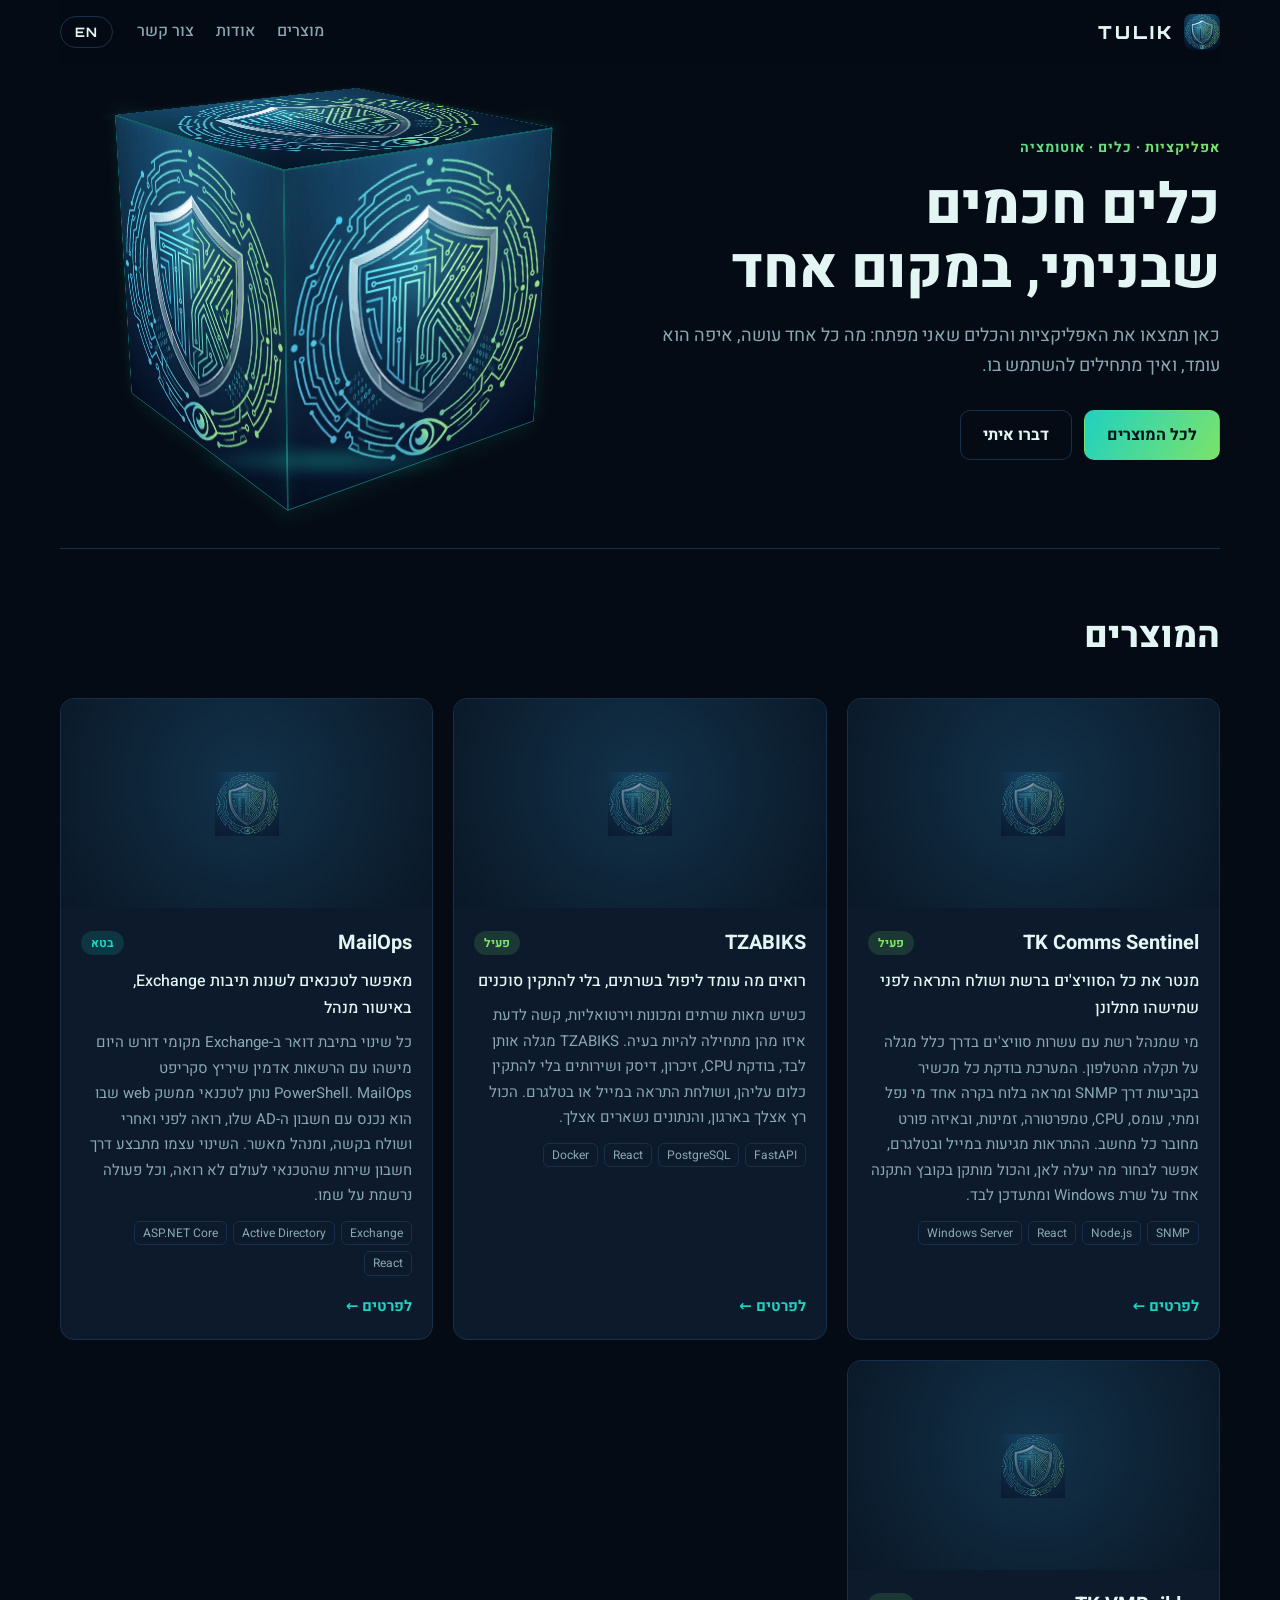
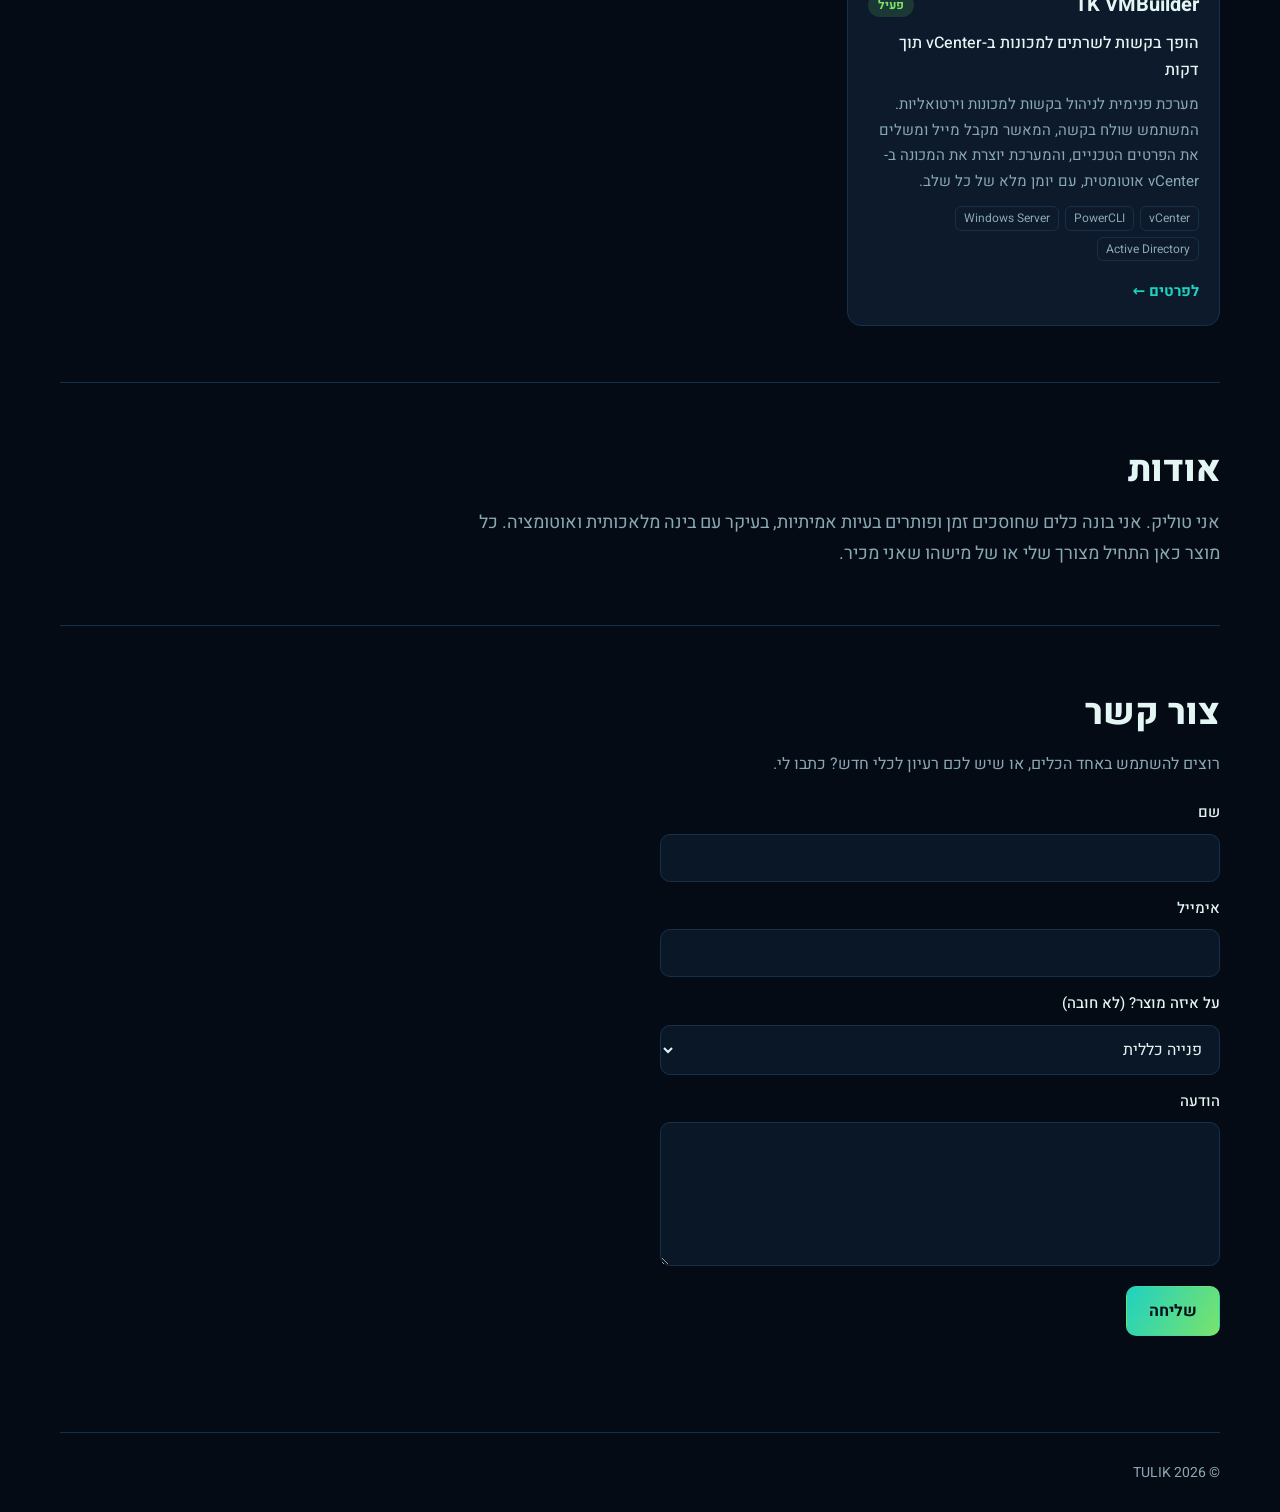
<file: index.html>
<!doctype html>
<html lang="he" dir="rtl">
<head>
<meta charset="utf-8">
<meta name="viewport" content="width=device-width,initial-scale=1,viewport-fit=cover">
<title>TULIK</title>
<meta name="description" content="TULIK: אפליקציות וכלים דיגיטליים שבניתי.">
<link rel="icon" type="image/png" href="/assets/tk-logo.png">
<link rel="preconnect" href="https://fonts.googleapis.com">
<link rel="preconnect" href="https://fonts.gstatic.com" crossorigin>
<link rel="stylesheet" href="https://fonts.googleapis.com/css2?family=Heebo:wght@400;500;700;800&family=Orbitron:wght@700;900&display=swap">
<link rel="stylesheet" href="/styles.css">
</head>
<body>

<header class="topbar">
  <a class="brand" href="#top" aria-label="TULIK">
    <img src="/assets/tk-logo.png" alt="" width="36" height="36">
    <span>TULIK</span>
  </a>
  <nav class="nav">
    <a href="#products" data-i18n="nav.products">מוצרים</a>
    <a href="#about" data-i18n="nav.about">אודות</a>
    <a href="#contact" data-i18n="nav.contact">צור קשר</a>
  </nav>
  <button class="lang" id="lang" type="button" aria-label="Switch language">EN</button>
</header>

<main id="top">
  <section class="hero">
    <div class="hero-text">
      <p class="eyebrow" data-i18n="hero.eyebrow">אפליקציות · כלים · אוטומציה</p>
      <h1 data-i18n="hero.title">כלים חכמים שבניתי, במקום אחד</h1>
      <p class="lead" data-i18n="hero.lead">כאן תמצאו את האפליקציות והכלים שאני מפתח: מה כל אחד עושה, איפה הוא עומד, ואיך מתחילים להשתמש בו.</p>
      <div class="cta-row">
        <a class="btn primary" href="#products" data-i18n="hero.cta">לכל המוצרים</a>
        <a class="btn ghost" href="#contact" data-i18n="hero.cta2">דברו איתי</a>
      </div>
    </div>
    <div class="cube-wrap">
      <div class="stage" id="stage" role="img" aria-label="TK logo">
        <div class="cube" id="cube">
          <div class="face f-front"><img src="/assets/tk-logo.png" alt="" draggable="false"></div>
          <div class="face f-back"><img src="/assets/tk-logo.png" alt="" draggable="false"></div>
          <div class="face f-right"><img src="/assets/tk-logo.png" alt="" draggable="false"></div>
          <div class="face f-left"><img src="/assets/tk-logo.png" alt="" draggable="false"></div>
          <div class="face f-top"><img src="/assets/tk-logo.png" alt="" draggable="false"></div>
          <div class="face f-bottom"><img src="/assets/tk-logo.png" alt="" draggable="false"></div>
        </div>
      </div>
      <div class="cube-glow" aria-hidden="true"></div>
    </div>
  </section>

  <section class="section" id="products">
    <div class="section-head">
      <h2 data-i18n="products.title">המוצרים</h2>
      <div class="filters" id="filters" role="tablist"></div>
    </div>
    <div class="grid" id="grid" aria-live="polite"></div>
  </section>

  <section class="section about" id="about">
    <h2 data-i18n="about.title">אודות</h2>
    <p data-i18n="about.body">אני טוליק. אני בונה כלים שחוסכים זמן ופותרים בעיות אמיתיות, בעיקר עם בינה מלאכותית ואוטומציה. כל מוצר כאן התחיל מצורך שלי או של מישהו שאני מכיר.</p>
  </section>

  <section class="section" id="contact">
    <h2 data-i18n="contact.title">צור קשר</h2>
    <p class="muted" data-i18n="contact.lead">רוצים להשתמש באחד הכלים, או שיש לכם רעיון לכלי חדש? כתבו לי.</p>
    <form class="form" id="contact-form" name="contact" method="POST">
      <p class="hp"><label>Company <input name="_honey" id="f-company" tabindex="-1" autocomplete="off"></label></p>
      <label for="f-name" data-i18n="contact.name">שם</label>
      <input id="f-name" name="name" required autocomplete="name">
      <label for="f-email" data-i18n="contact.email">אימייל</label>
      <input id="f-email" name="email" type="email" required autocomplete="email" dir="ltr">
      <label for="f-product" data-i18n="contact.product">על איזה מוצר? (לא חובה)</label>
      <select id="f-product" name="product"><option value="" data-i18n="contact.general">פנייה כללית</option></select>
      <label for="f-msg" data-i18n="contact.message">הודעה</label>
      <textarea id="f-msg" name="message" rows="5" required></textarea>
      <button class="btn primary" type="submit" data-i18n="contact.send">שליחה</button>
      <p class="form-status" id="form-status" role="status"></p>
    </form>
  </section>
</main>

<footer class="footer">
  <span>© <span id="year"></span> TULIK</span>
</footer>

<script src="/app.js"></script>
</body>
</html>
</file>
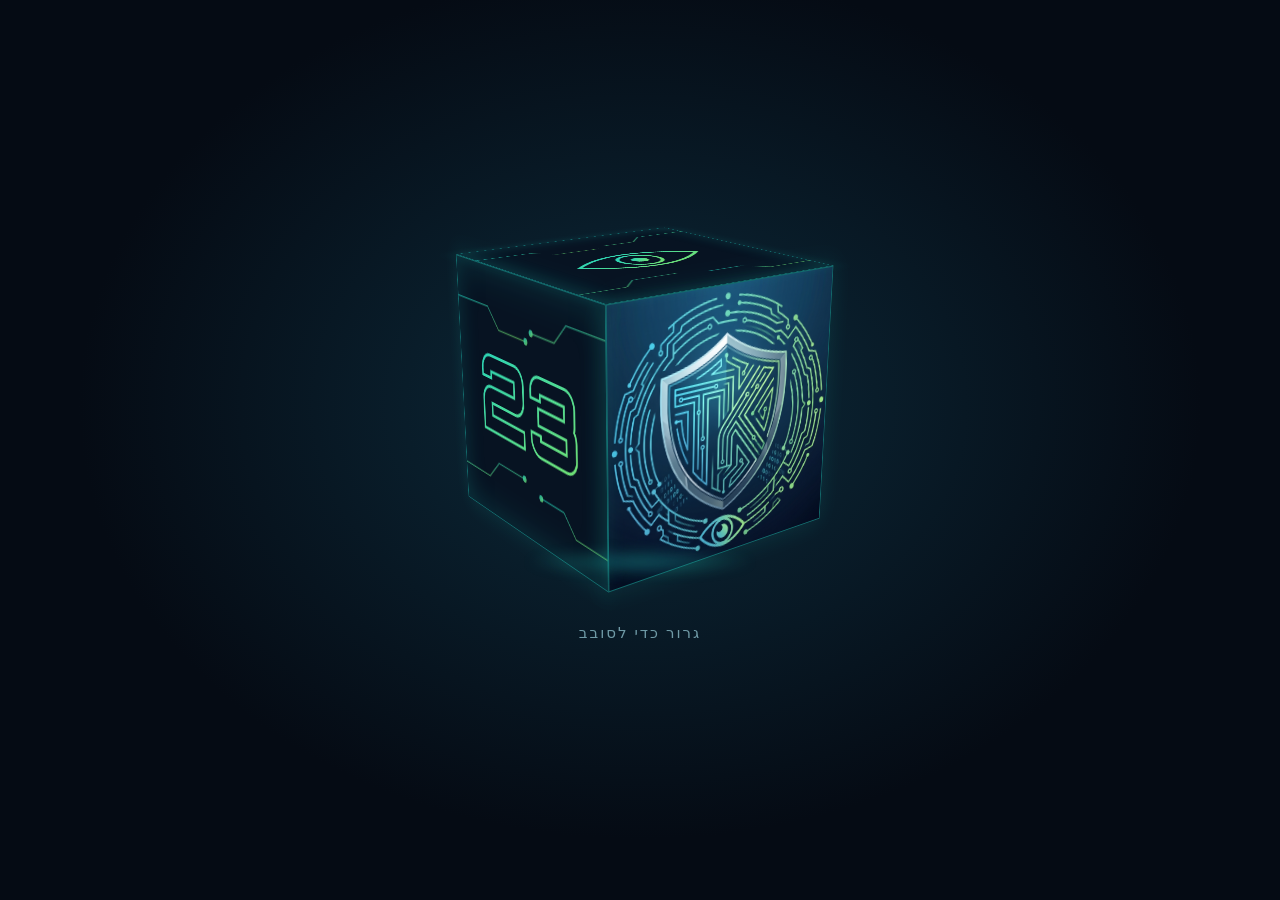
<file: logo-cube/index.html>
<!doctype html>
<html lang="he" dir="rtl">
<head>
<meta charset="utf-8">
<meta name="viewport" content="width=device-width,initial-scale=1,viewport-fit=cover">
<title>TULIK Logo Cube</title>
<style>
:root{
  --bg:#050b14;
  --ink:#d9f7f2;
  --sub:#6f9aa6;
  --teal:#1fd1c1;
  --green:#7be36a;
  --face:#071322;
  --cube:260px;
}
*{box-sizing:border-box}
html,body{margin:0;background:var(--bg);color:var(--ink);font-family:'Rajdhani',system-ui,sans-serif}
.scene{
  min-height:100vh;
  display:flex;flex-direction:column;align-items:center;justify-content:center;gap:48px;
  padding-inline:16px;padding-block:48px;
  background:radial-gradient(ellipse at 50% 45%,#0c2a3a 0%,var(--bg) 62%);
  overflow:hidden;
}
.stage{
  width:var(--cube);height:var(--cube);
  perspective:1100px;
  cursor:grab;touch-action:none;user-select:none;
}
.stage:active{cursor:grabbing}
.cube{
  position:relative;width:100%;height:100%;
  transform-style:preserve-3d;
  will-change:transform;
}
.face{
  position:absolute;inset:0;
  background:var(--face);
  border:1px solid rgba(31,209,193,.45);
  box-shadow:inset 0 0 40px rgba(31,209,193,.18),0 0 24px rgba(31,209,193,.12);
  backface-visibility:hidden;
  overflow:hidden;
}
.face img,.face svg{width:100%;height:100%;display:block}
.face img{object-fit:cover}
.f-front {transform:rotateY(0deg)   translateZ(calc(var(--cube)/2))}
.f-back  {transform:rotateY(180deg) translateZ(calc(var(--cube)/2))}
.f-right {transform:rotateY(90deg)  translateZ(calc(var(--cube)/2))}
.f-left  {transform:rotateY(-90deg) translateZ(calc(var(--cube)/2))}
.f-top   {transform:rotateX(90deg)  translateZ(calc(var(--cube)/2))}
.f-bottom{transform:rotateX(-90deg) translateZ(calc(var(--cube)/2))}
.shadow{
  width:calc(var(--cube)*.9);height:28px;margin-top:-18px;
  background:radial-gradient(ellipse,rgba(31,209,193,.35) 0%,transparent 70%);
  filter:blur(6px);
}
.hint{margin:0;color:var(--sub);font-size:15px;letter-spacing:2px;text-align:center}
@media (max-width:420px){:root{--cube:200px}}
</style>
<link rel="stylesheet" href="https://fonts.googleapis.com/css2?family=Orbitron:wght@700;900&family=Rajdhani:wght@500&display=swap">
</head>
<body>

<svg width="0" height="0" style="position:absolute" aria-hidden="true">
  <defs>
    <linearGradient id="tg" x1="0" y1="0" x2="1" y2="1">
      <stop offset="0" stop-color="#1fd1c1"/>
      <stop offset="1" stop-color="#7be36a"/>
    </linearGradient>
    <g id="traces" fill="none" stroke="url(#tg)" stroke-width="1.6" opacity=".55">
      <path d="M0 40 H60 L80 60 H130"/><path d="M0 220 H50 L70 200 H120"/>
      <path d="M260 30 H200 L180 50 H140"/><path d="M260 230 H210 L190 210 H150"/>
      <path d="M30 0 V40"/><path d="M230 260 V215"/><path d="M230 0 V30"/><path d="M30 260 V220"/>
    </g>
    <g id="pads" fill="url(#tg)" opacity=".8">
      <circle cx="130" cy="60" r="3.5"/><circle cx="120" cy="200" r="3.5"/>
      <circle cx="140" cy="50" r="3.5"/><circle cx="150" cy="210" r="3.5"/>
    </g>
  </defs>
</svg>

<main class="scene">
  <div class="stage" id="stage" aria-label="לוגו TULIK בקובייה מסתובבת" role="img">
    <div class="cube" id="cube">
      <div class="face f-front"><img src="../assets/tk-logo.png" alt="" draggable="false"></div>
      <div class="face f-back"><img src="../assets/tk-logo.png" alt="" draggable="false"></div>

      <div class="face f-right"><svg viewBox="0 0 260 260">
        <use href="#traces"/><use href="#pads"/>
        <text x="130" y="143" text-anchor="middle" font-family="Orbitron" font-weight="900" font-size="44" letter-spacing="3" fill="url(#tg)">TULIK</text>
      </svg></div>

      <div class="face f-left"><svg viewBox="0 0 260 260">
        <use href="#traces"/><use href="#pads"/>
        <text x="130" y="168" text-anchor="middle" font-family="Orbitron" font-weight="900" font-size="110" fill="none" stroke="url(#tg)" stroke-width="3">23</text>
      </svg></div>

      <div class="face f-top"><svg viewBox="0 0 260 260">
        <use href="#traces"/>
        <g fill="none" stroke="url(#tg)" stroke-width="4" stroke-linecap="round">
          <path d="M60 130 Q130 70 200 130 Q130 190 60 130Z"/>
          <circle cx="130" cy="130" r="22"/>
        </g>
        <circle cx="130" cy="130" r="9" fill="url(#tg)"/>
      </svg></div>

      <div class="face f-bottom"><svg viewBox="0 0 260 260">
        <use href="#traces"/><use href="#pads"/>
        <path d="M130 40 L205 68 V130 C205 178 172 205 130 220 C88 205 55 178 55 130 V68 Z" fill="none" stroke="url(#tg)" stroke-width="3"/>
        <text x="130" y="152" text-anchor="middle" font-family="Orbitron" font-weight="900" font-size="58" fill="url(#tg)">TK</text>
      </svg></div>
    </div>
  </div>
  <div class="shadow" aria-hidden="true"></div>
  <p class="hint">גרור כדי לסובב</p>
</main>

<script>
(() => {
  const cube = document.getElementById('cube');
  const stage = document.getElementById('stage');
  const reduce = matchMedia('(prefers-reduced-motion: reduce)').matches;
  let rx = -18, ry = 30, vx = 0, vy = reduce ? 0 : 0.35;
  const autoVy = vy;
  let dragging = false, lx = 0, ly = 0, idleSince = 0;

  const render = () => { cube.style.transform = `rotateX(${rx}deg) rotateY(${ry}deg)`; };

  stage.addEventListener('pointerdown', e => {
    dragging = true; lx = e.clientX; ly = e.clientY; vx = vy = 0;
    stage.setPointerCapture(e.pointerId);
  });
  stage.addEventListener('pointermove', e => {
    if (!dragging) return;
    const dx = e.clientX - lx, dy = e.clientY - ly;
    lx = e.clientX; ly = e.clientY;
    vy = dx * 0.4; vx = -dy * 0.4;
    ry += vy; rx += vx;
    render();
  });
  const end = () => { dragging = false; idleSince = performance.now(); };
  stage.addEventListener('pointerup', end);
  stage.addEventListener('pointercancel', end);

  const tick = (t) => {
    if (!dragging) {
      vx *= 0.95; vy *= 0.95;
      if (t - idleSince > 1200) {
        vy += (autoVy - vy) * 0.02;
        rx += (-18 - rx) * 0.02;
      }
      ry += vy; rx += vx;
      render();
    }
    requestAnimationFrame(tick);
  };
  render();
  requestAnimationFrame(tick);
})();
</script>
</body>
</html>
</file>
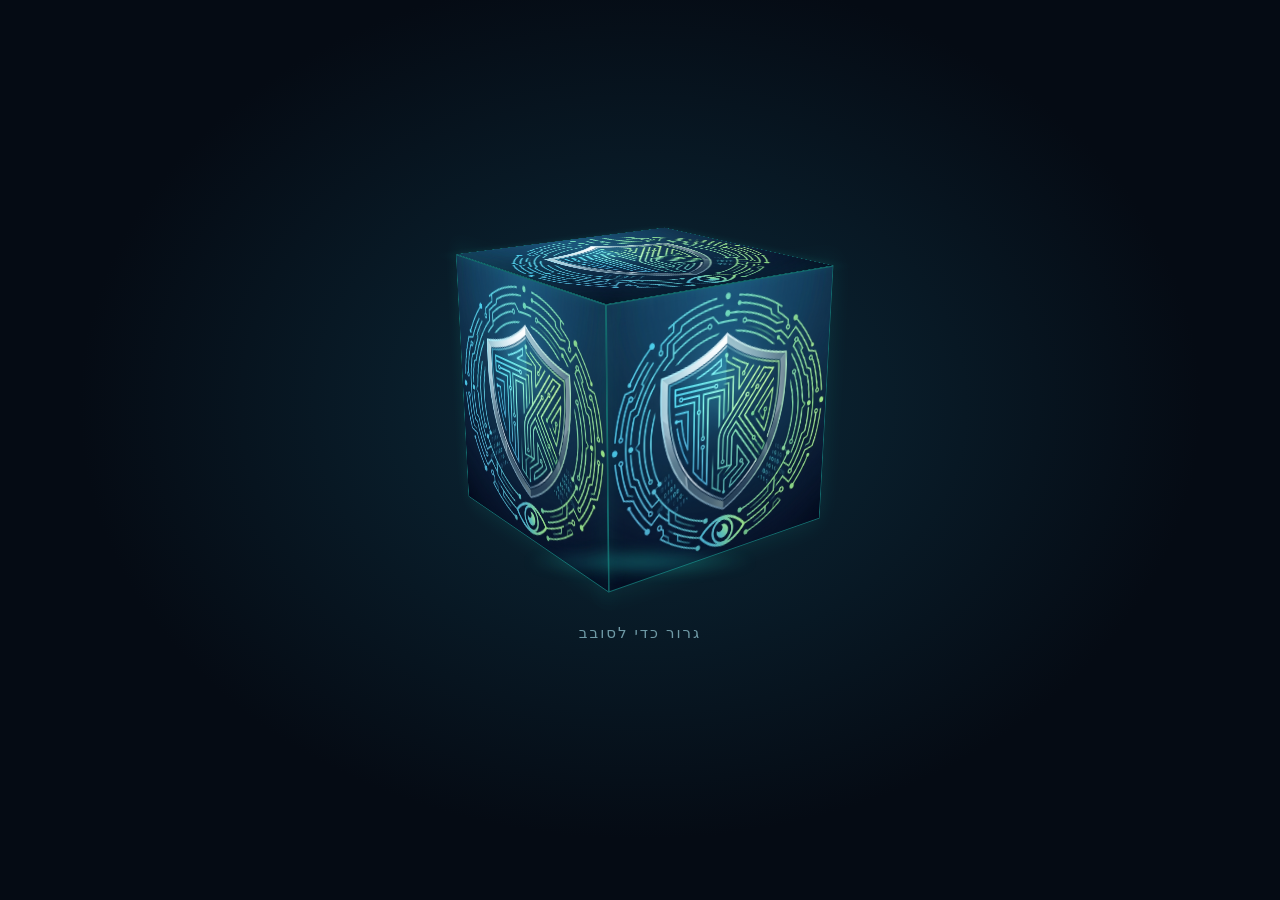
<file: logo-cube/all-logo.html>
<!doctype html>
<html lang="he" dir="rtl">
<head>
<meta charset="utf-8">
<meta name="viewport" content="width=device-width,initial-scale=1,viewport-fit=cover">
<title>TULIK Logo Cube</title>
<style>
:root{
  --bg:#050b14;
  --ink:#d9f7f2;
  --sub:#6f9aa6;
  --teal:#1fd1c1;
  --green:#7be36a;
  --face:#071322;
  --cube:260px;
}
*{box-sizing:border-box}
html,body{margin:0;background:var(--bg);color:var(--ink);font-family:'Rajdhani',system-ui,sans-serif}
.scene{
  min-height:100vh;
  display:flex;flex-direction:column;align-items:center;justify-content:center;gap:48px;
  padding-inline:16px;padding-block:48px;
  background:radial-gradient(ellipse at 50% 45%,#0c2a3a 0%,var(--bg) 62%);
  overflow:hidden;
}
.stage{
  width:var(--cube);height:var(--cube);
  perspective:1100px;
  cursor:grab;touch-action:none;user-select:none;
}
.stage:active{cursor:grabbing}
.cube{
  position:relative;width:100%;height:100%;
  transform-style:preserve-3d;
  will-change:transform;
}
.face{
  position:absolute;inset:0;
  background:var(--face);
  border:1px solid rgba(31,209,193,.45);
  box-shadow:inset 0 0 40px rgba(31,209,193,.18),0 0 24px rgba(31,209,193,.12);
  backface-visibility:hidden;
  overflow:hidden;
}
.face img,.face svg{width:100%;height:100%;display:block}
.face img{object-fit:cover}
.f-front {transform:rotateY(0deg)   translateZ(calc(var(--cube)/2))}
.f-back  {transform:rotateY(180deg) translateZ(calc(var(--cube)/2))}
.f-right {transform:rotateY(90deg)  translateZ(calc(var(--cube)/2))}
.f-left  {transform:rotateY(-90deg) translateZ(calc(var(--cube)/2))}
.f-top   {transform:rotateX(90deg)  translateZ(calc(var(--cube)/2))}
.f-bottom{transform:rotateX(-90deg) translateZ(calc(var(--cube)/2))}
.shadow{
  width:calc(var(--cube)*.9);height:28px;margin-top:-18px;
  background:radial-gradient(ellipse,rgba(31,209,193,.35) 0%,transparent 70%);
  filter:blur(6px);
}
.hint{margin:0;color:var(--sub);font-size:15px;letter-spacing:2px;text-align:center}
@media (max-width:420px){:root{--cube:200px}}
</style>
<link rel="stylesheet" href="https://fonts.googleapis.com/css2?family=Rajdhani:wght@500&display=swap">
</head>
<body>

<main class="scene">
  <div class="stage" id="stage" aria-label="לוגו TULIK בקובייה מסתובבת" role="img">
    <div class="cube" id="cube">
      <div class="face f-front"><img src="../assets/tk-logo.png" alt="" draggable="false"></div>
      <div class="face f-back"><img src="../assets/tk-logo.png" alt="" draggable="false"></div>
      <div class="face f-right"><img src="../assets/tk-logo.png" alt="" draggable="false"></div>
      <div class="face f-left"><img src="../assets/tk-logo.png" alt="" draggable="false"></div>
      <div class="face f-top"><img src="../assets/tk-logo.png" alt="" draggable="false"></div>
      <div class="face f-bottom"><img src="../assets/tk-logo.png" alt="" draggable="false"></div>
    </div>
  </div>
  <div class="shadow" aria-hidden="true"></div>
  <p class="hint">גרור כדי לסובב</p>
</main>

<script>
(() => {
  const cube = document.getElementById('cube');
  const stage = document.getElementById('stage');
  const reduce = matchMedia('(prefers-reduced-motion: reduce)').matches;
  let rx = -18, ry = 30, vx = 0, vy = reduce ? 0 : 0.35;
  const autoVy = vy;
  let dragging = false, lx = 0, ly = 0, idleSince = 0;

  const render = () => { cube.style.transform = `rotateX(${rx}deg) rotateY(${ry}deg)`; };

  stage.addEventListener('pointerdown', e => {
    dragging = true; lx = e.clientX; ly = e.clientY; vx = vy = 0;
    stage.setPointerCapture(e.pointerId);
  });
  stage.addEventListener('pointermove', e => {
    if (!dragging) return;
    const dx = e.clientX - lx, dy = e.clientY - ly;
    lx = e.clientX; ly = e.clientY;
    vy = dx * 0.4; vx = -dy * 0.4;
    ry += vy; rx += vx;
    render();
  });
  const end = () => { dragging = false; idleSince = performance.now(); };
  stage.addEventListener('pointerup', end);
  stage.addEventListener('pointercancel', end);

  const tick = (t) => {
    if (!dragging) {
      vx *= 0.95; vy *= 0.95;
      if (t - idleSince > 1200) {
        vy += (autoVy - vy) * 0.02;
        rx += (-18 - rx) * 0.02;
      }
      ry += vy; rx += vx;
      render();
    }
    requestAnimationFrame(tick);
  };
  render();
  requestAnimationFrame(tick);
})();
</script>
</body>
</html>
</file>
<file: styles.css>
:root {
  --bg: #050b14;
  --bg-2: #0a1726;
  --card: #0c1a2b;
  --line: #17304a;
  --ink: #e3f6f3;
  --muted: #8aa8b4;
  --teal: #1fd1c1;
  --green: #7be36a;
  --grad: linear-gradient(120deg, var(--teal), var(--green));
  --cube: 300px;
  --radius: 14px;
  color-scheme: dark;
}

* { box-sizing: border-box; }
html { scroll-behavior: smooth; }
body {
  margin: 0;
  background: var(--bg);
  color: var(--ink);
  font-family: 'Heebo', system-ui, -apple-system, sans-serif;
  font-size: 16px;
  line-height: 1.7;
  padding-inline: 20px;
}
img { max-width: 100%; }
a { color: inherit; }
:focus-visible { outline: 2px solid var(--teal); outline-offset: 3px; }

.topbar {
  position: sticky;
  top: env(safe-area-inset-top, 0px);
  z-index: 10;
  display: flex;
  align-items: center;
  gap: 24px;
  max-width: 1160px;
  margin: 0 auto;
  padding-block: 14px;
  background: color-mix(in srgb, var(--bg) 85%, transparent);
  backdrop-filter: blur(10px);
}
.brand { display: flex; align-items: center; gap: 10px; text-decoration: none; }
.brand img { border-radius: 8px; }
.brand span { font-family: 'Orbitron', sans-serif; font-weight: 900; letter-spacing: 3px; font-size: 18px; }
.nav { display: flex; gap: 22px; margin-inline-start: auto; }
.nav a { text-decoration: none; color: var(--muted); font-weight: 500; }
.nav a:hover { color: var(--ink); }
.lang {
  font: 700 13px 'Orbitron', sans-serif;
  letter-spacing: 1px;
  color: var(--ink);
  background: transparent;
  border: 1px solid var(--line);
  border-radius: 999px;
  padding: 7px 14px;
  cursor: pointer;
}
.lang:hover { border-color: var(--teal); }

main { max-width: 1160px; margin: 0 auto; }

.hero {
  display: grid;
  grid-template-columns: 1.1fr 1fr;
  align-items: center;
  gap: 40px;
  padding-block: 56px 72px;
}
.eyebrow {
  margin: 0 0 14px;
  font-size: 14px;
  font-weight: 700;
  letter-spacing: 1px;
  background: var(--grad);
  -webkit-background-clip: text;
  background-clip: text;
  color: transparent;
}
h1 {
  margin: 0 0 18px;
  font-size: clamp(34px, 5vw, 56px);
  line-height: 1.15;
  font-weight: 800;
  text-wrap: balance;
}
.lead { margin: 0 0 28px; color: var(--muted); font-size: 18px; max-width: 34em; }
.cta-row { display: flex; gap: 12px; flex-wrap: wrap; }
.btn {
  display: inline-block;
  padding: 12px 22px;
  border-radius: 10px;
  font: 700 16px 'Heebo', sans-serif;
  text-decoration: none;
  cursor: pointer;
  border: 1px solid transparent;
}
.btn.primary { background: var(--grad); color: #04121a; }
.btn.primary:hover { filter: brightness(1.08); }
.btn.ghost { border-color: var(--line); color: var(--ink); background: transparent; }
.btn.ghost:hover { border-color: var(--teal); }

.cube-wrap { display: flex; flex-direction: column; align-items: center; }
.stage {
  width: var(--cube);
  height: var(--cube);
  perspective: 1100px;
  cursor: grab;
  touch-action: pan-y;
  user-select: none;
}
.stage:active { cursor: grabbing; }
.cube { position: relative; width: 100%; height: 100%; transform-style: preserve-3d; will-change: transform; }
.face {
  position: absolute;
  inset: 0;
  border: 1px solid rgba(31, 209, 193, .45);
  box-shadow: inset 0 0 40px rgba(31, 209, 193, .18), 0 0 24px rgba(31, 209, 193, .12);
  backface-visibility: hidden;
  overflow: hidden;
  background: #071322;
}
.face img { width: 100%; height: 100%; display: block; object-fit: cover; }
.f-front  { transform: rotateY(0deg)   translateZ(calc(var(--cube) / 2)); }
.f-back   { transform: rotateY(180deg) translateZ(calc(var(--cube) / 2)); }
.f-right  { transform: rotateY(90deg)  translateZ(calc(var(--cube) / 2)); }
.f-left   { transform: rotateY(-90deg) translateZ(calc(var(--cube) / 2)); }
.f-top    { transform: rotateX(90deg)  translateZ(calc(var(--cube) / 2)); }
.f-bottom { transform: rotateX(-90deg) translateZ(calc(var(--cube) / 2)); }
.cube-glow {
  width: calc(var(--cube) * .9);
  height: 30px;
  margin-top: 26px;
  background: radial-gradient(ellipse, rgba(31, 209, 193, .35) 0%, transparent 70%);
  filter: blur(6px);
}

.section { padding-block: 56px; border-top: 1px solid var(--line); }
.section h2 { margin: 0 0 8px; font-size: clamp(26px, 3.4vw, 36px); font-weight: 800; }
.section-head { display: flex; align-items: end; justify-content: space-between; gap: 16px; flex-wrap: wrap; margin-bottom: 24px; }
.muted { color: var(--muted); margin-top: 0; }

.filters { display: flex; gap: 8px; flex-wrap: wrap; }
.chip {
  font: 500 14px 'Heebo', sans-serif;
  color: var(--muted);
  background: transparent;
  border: 1px solid var(--line);
  border-radius: 999px;
  padding: 6px 14px;
  cursor: pointer;
}
.chip[aria-selected="true"] { color: #04121a; background: var(--grad); border-color: transparent; }

.grid { display: grid; grid-template-columns: repeat(auto-fill, minmax(min(100%, 300px), 1fr)); gap: 20px; }
.card {
  display: flex;
  flex-direction: column;
  background: var(--card);
  border: 1px solid var(--line);
  border-radius: var(--radius);
  overflow: hidden;
  transition: border-color .2s, transform .2s;
}
.card:hover { border-color: var(--teal); transform: translateY(-2px); }
.card-media {
  aspect-ratio: 16 / 9;
  max-width: 100%;
  background: radial-gradient(circle at 50% 40%, #12324a, var(--bg-2));
  display: flex;
  align-items: center;
  justify-content: center;
}
.card-media img { width: 100%; height: 100%; object-fit: cover; }
.card-media .ph { width: 64px; height: 64px; opacity: .5; }
.card-body { padding: 18px 20px 20px; display: flex; flex-direction: column; gap: 8px; flex: 1; }
.card-top { display: flex; align-items: center; justify-content: space-between; gap: 10px; }
.card h3 { margin: 0; font-size: 20px; font-weight: 700; }
.card .tagline { margin: 0; color: var(--ink); font-weight: 500; }
.card .desc { margin: 0; color: var(--muted); font-size: 15px; }
.status { font-size: 12px; font-weight: 700; border-radius: 999px; padding: 2px 10px; white-space: nowrap; }
.status.live { background: rgba(123, 227, 106, .15); color: var(--green); }
.status.beta { background: rgba(31, 209, 193, .15); color: var(--teal); }
.status.soon { background: rgba(138, 168, 180, .15); color: var(--muted); }
.example-flag { font-size: 12px; color: #ffcf6b; }
.tags { display: flex; gap: 6px; flex-wrap: wrap; margin-top: 4px; }
.tag { font-size: 12px; color: var(--muted); border: 1px solid var(--line); border-radius: 6px; padding: 1px 8px; }
.card-links { display: flex; gap: 14px; margin-top: auto; padding-top: 10px; }
.card-links a { color: var(--teal); font-weight: 700; text-decoration: none; font-size: 15px; }
.card-links a:hover { text-decoration: underline; }
.empty { color: var(--muted); }

.card-media { text-decoration: none; }
.card-title { text-decoration: none; }
.card-title:hover { color: var(--teal); }

.about p { max-width: 42em; color: var(--muted); font-size: 18px; margin: 0; }

.form { display: grid; gap: 8px; max-width: 560px; }
.form label { font-weight: 500; font-size: 15px; margin-top: 6px; }
.form input, .form select, .form textarea {
  font: 400 16px 'Heebo', sans-serif;
  color: var(--ink);
  background: var(--bg-2);
  border: 1px solid var(--line);
  border-radius: 10px;
  padding: 11px 13px;
  width: 100%;
}
.form input:focus, .form select:focus, .form textarea:focus { outline: none; border-color: var(--teal); }
.form .btn { justify-self: start; margin-top: 12px; }
.form-status { margin: 4px 0 0; min-height: 1.7em; color: var(--green); }
.form-status.error { color: #ff8a7a; }
.hp { position: absolute; width: 1px; height: 1px; margin: 0; overflow: hidden; clip-path: inset(50%); white-space: nowrap; }

.footer {
  max-width: 1160px;
  margin: 0 auto;
  padding-block: 28px;
  border-top: 1px solid var(--line);
  color: var(--muted);
  font-size: 14px;
}

@media (max-width: 820px) {
  .hero { grid-template-columns: 1fr; padding-block: 32px 48px; }
  .cube-wrap { order: -1; }
  :root { --cube: 220px; }
  .nav { display: none; }
  .lang { margin-inline-start: auto; }
}

@media (prefers-reduced-motion: reduce) {
  html { scroll-behavior: auto; }
  .card, .card:hover { transition: none; transform: none; }
}
</file>
